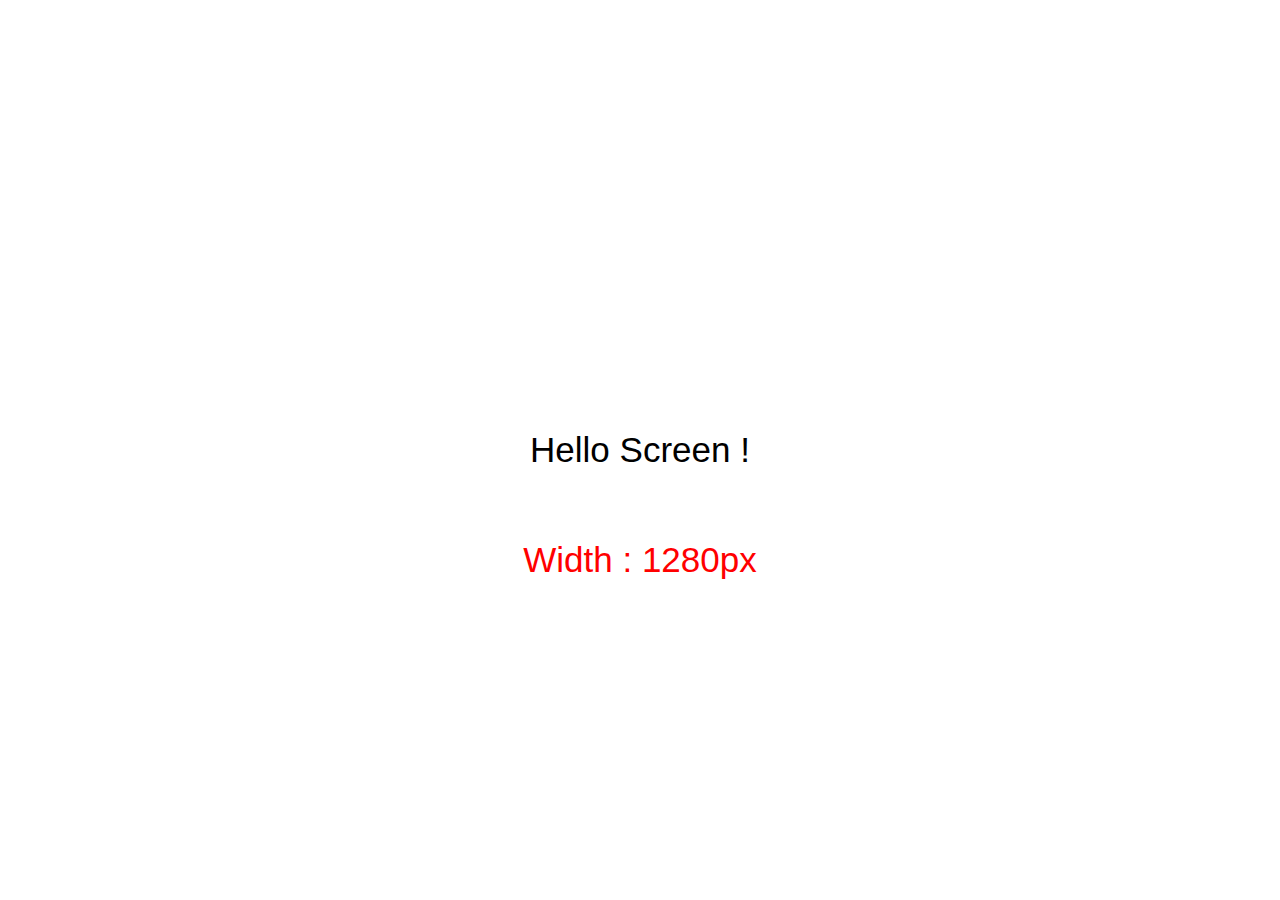
<file: index.html>
<!DOCTYPE html>
<html lang="en">
<head>
    <meta charset="UTF-8">
    <meta name="viewport" content="width=device-width, initial-scale=1.0">
    <link rel="stylesheet" href="style.css">
    <title>Media Query Practice</title>
</head>
<body>
    <div class="container">
        <div class="text">Hello Screen !</div>
    </div>

    <div id="size"></div>
</body>
<script src="main.js"></script>
</html>
</file>
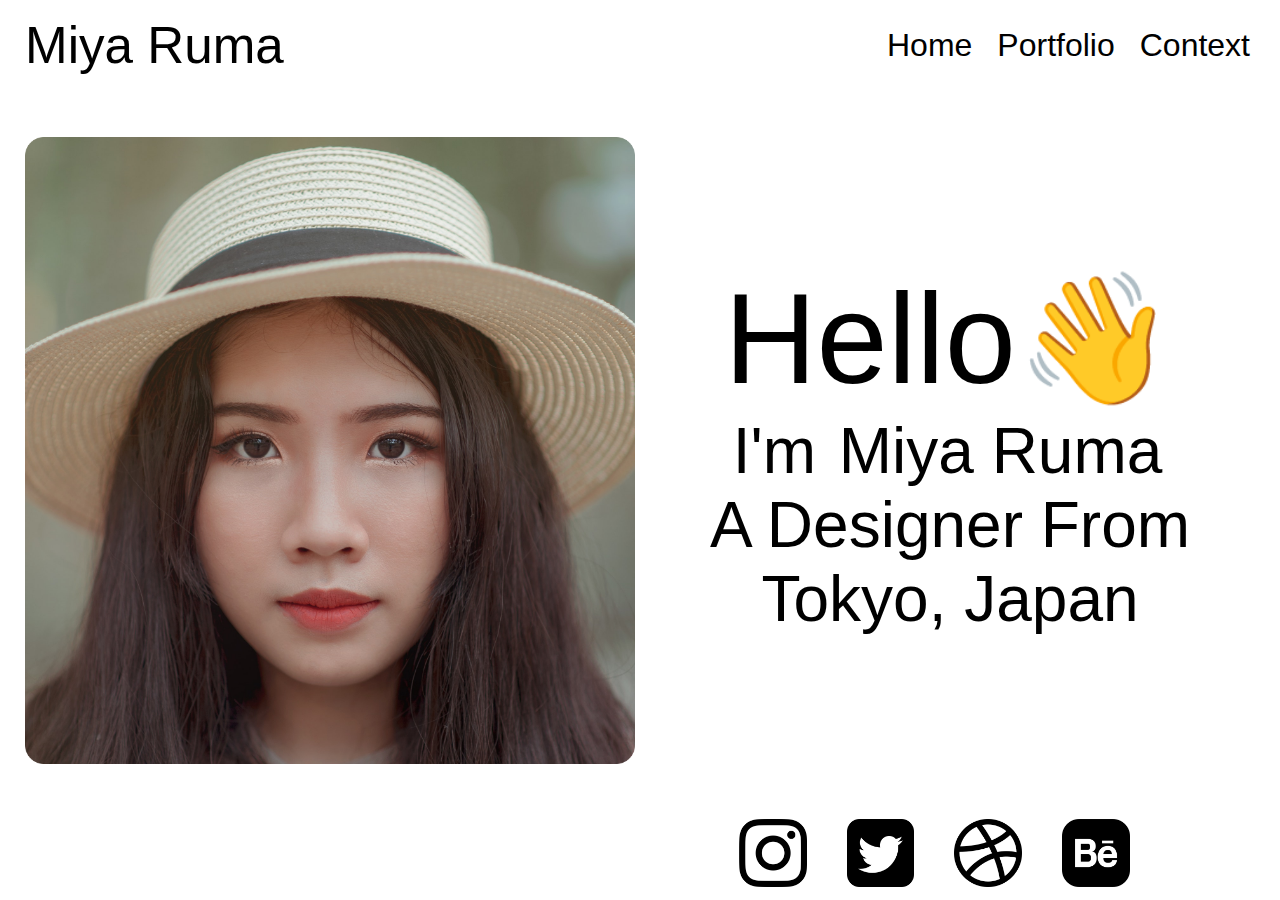
<file: Proyecto2/index.html>
<!DOCTYPE html>
<html lang="en">

<head>
    <meta charset="UTF-8">
    <meta name="viewport" content="width=device-width, initial-scale=1.0">
    <link rel="stylesheet" href="style.css">
    <title>Media Query Practice</title>
</head>

<body>
    <div class="container">
        <div class="header">
            <div class="header__logo">Miya Ruma</div>
            <div class="header__menu">
                <div class="header__menu-1">Home</div>
                <div class="header__menu-2">Portfolio</div>
                <div class="header__menu-3">Context</div> 
            </div> 
        </div>  
        <div class="main">
            <div class="main__image"></div>
            <div class="main__text">
                <div class="main__text-1">Hello👋</div>
                <div class="main__text-2">I'm <span>Miya Ruma </span></div>
                <div class="main__text-3">A Designer From</div>
                <div class="main__text-4">Tokyo, Japan</div>
            </div>
        </div>
        <div class="footer">
            <div class="footer__instagram">
                <img src="../images/instagram.png" alt="">
            </div>
            <div class="footer__twitter">
                <img src="../images/twitter-sign.png" alt="">
            </div>
            <div class="footer__dribbble">
                <img src="../images/dribbble-logo.png" alt="">
            </div>
            <div class="footer__behance">
                <img src="../images/behance.png" alt="">
            </div>
        </div>
    </div>

    <!-- <div id="size"></div> -->
</body>
<script src="main.js"></script>

</html>
</file>
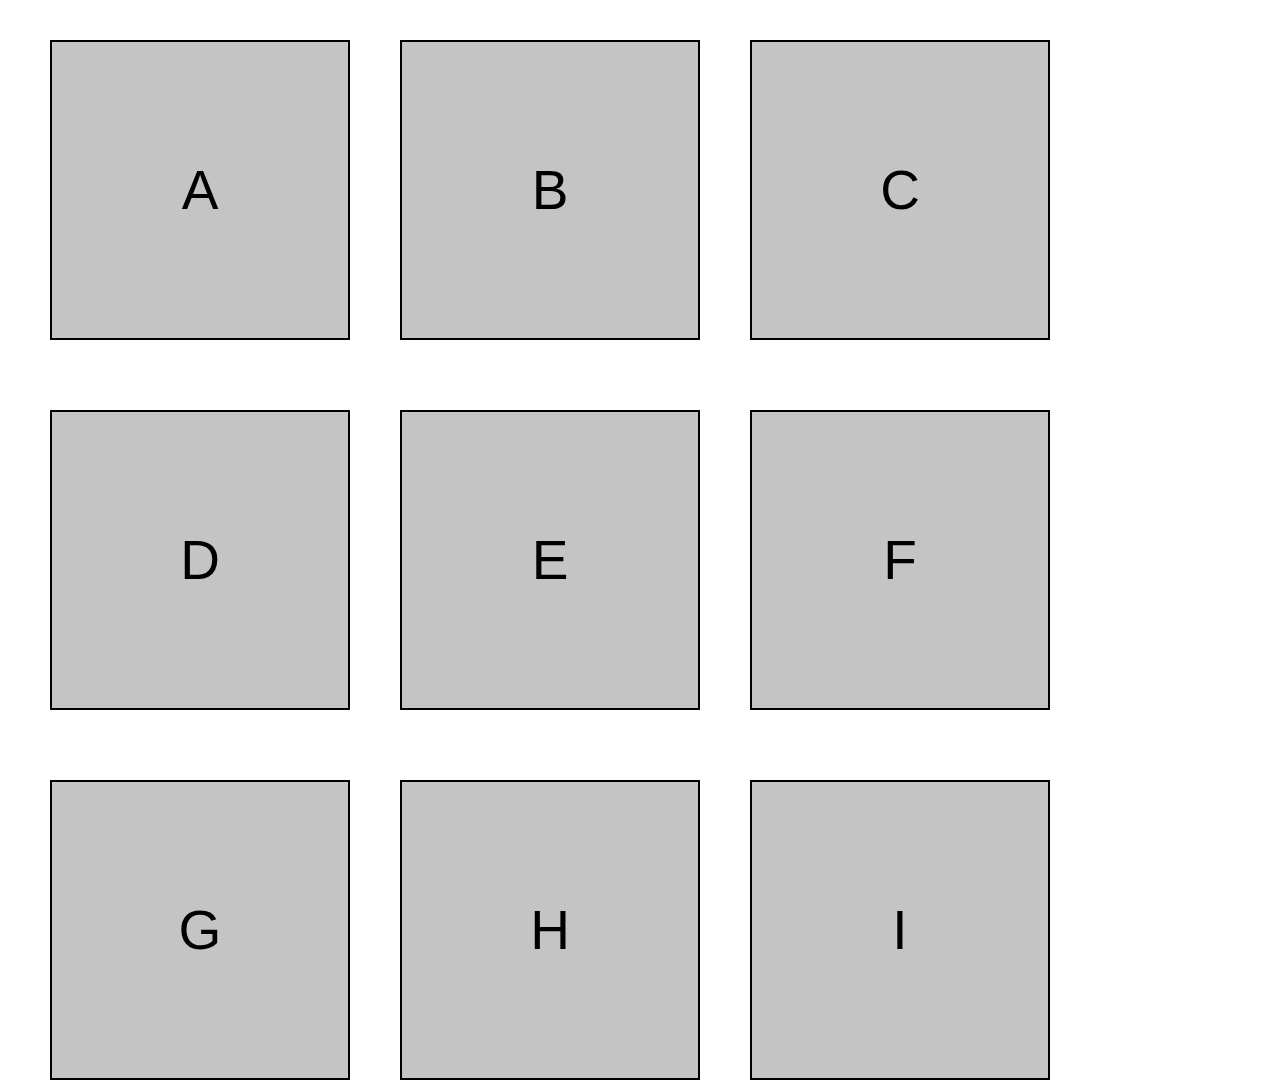
<file: Proyecto3/index.html>
<!DOCTYPE html>
<html lang="en">

<head>
    <meta charset="UTF-8">
    <meta name="viewport" content="width=device-width, initial-scale=1.0">
    <link rel="stylesheet" href="style.css">
    <title>Media Query Practice</title>
</head>

<body>
    <div class="container">
        <div class="row-1">
            <div class="box-1">A</div>
            <div class="box-2">B</div>
            <div class="box-3">C</div>
        </div>
        <div class="row-2">
            <div class="box-4">D</div>
            <div class="box-5">E</div>
            <div class="box-6">F</div>
        </div>
        <div class="row-3">
            <div class="box-7">G</div>
            <div class="box-8">H</div>
            <div class="box-9">I</div>
        </div>
    </div>
    <!-- <div id="size"></div> -->
</body>
<script src="main.js"></script>

</html>
</file>
<file: style.css>
* {
  margin: 0px;
  padding: 0px;
  box-sizing: border-box;
}
* body {
  font-family: sans-serif;
  font-size: 35px;
}

.container {
  height: 100vh;
  display: grid;
  place-content: center;
  background-color: white;
}

#size {
  position: absolute;
  top: 60%;
  left: 50%;
  transform: translateX(-50%);
  font-size: 35px;
  color: red;
}

@media (max-width: 1200px) {
  .container {
    background-color: #bee1e6;
  }
}
@media (max-width: 992px) {
  .container {
    background-color: #52b788;
  }
}
@media (max-width: 768px) {
  .container {
    background-color: #fff1e6;
  }
}
@media (max-width: 576px) {
  .container {
    background-color: #cbb4db;
  }
}/*# sourceMappingURL=style.css.map */
</file>
<file: Proyecto2/style.css>
* {
  margin: 0px 5px;
  padding: 0px;
  box-sizing: border-box;
}
* body {
  font-family: sans-serif;
}

#size {
  position: absolute;
  top: 60%;
  left: 50%;
  transform: translateX(-50%);
  font-size: 35px;
  color: red;
}

.container {
  height: 100vh;
}

.header {
  height: 10%;
  display: flex;
  flex-direction: row;
  justify-content: space-between;
  align-items: center;
}
.header__logo {
  font-size: 4vw;
}
.header__menu {
  display: flex;
  flex-direction: row;
  font-size: 2.5vw;
  gap: 15px;
}

.main {
  height: 80%;
  display: flex;
  flex-direction: row;
}
.main__image {
  background-image: url("../images/Portrait.png");
  background-size: contain;
  background-position: left center;
  background-repeat: no-repeat;
  width: 50%;
}
.main__text {
  width: 50%;
  display: flex;
  justify-content: center;
  align-items: center;
  flex-direction: column;
}
.main__text-1 {
  font-size: 10vw;
}
.main__text-2, .main__text-3, .main__text-4 {
  font-size: 5vw;
}

.footer {
  height: 10%;
  display: flex;
  flex-direction: row;
  align-items: center;
  justify-content: flex-end;
  gap: 20px;
  margin-right: 10%;
}
.footer [class^=footer__] img {
  width: 5.3vw;
}

@media (max-width: 650px) {
  .header {
    justify-content: center;
  }
  .header__logo {
    font-size: 40px;
  }
  .header__menu {
    display: none;
  }
  .main {
    flex-direction: column;
    justify-content: center;
    align-items: center;
  }
  .main__image {
    width: 200px;
    height: 200px;
    border-radius: 100%;
    background-size: 100%;
    background-position: center;
  }
  .main__text {
    width: 100%;
  }
  .main__text-1 {
    display: none;
  }
  .main__text-2, .main__text-3, .main__text-4 {
    font-size: 30px;
  }
  .footer {
    justify-content: center;
    margin: 0px;
  }
  .footer [class^=footer__] img {
    width: 45px;
    height: 45px;
  }
}/*# sourceMappingURL=style.css.map */
</file>
<file: Proyecto3/style.css>
* {
  margin: 10px;
  padding: 0px;
  box-sizing: border-box;
}
* body {
  font-family: sans-serif;
  font-size: 55px;
}

.container {
  display: flex;
  flex-direction: column;
  height: 100vh;
  gap: 30px;
}

[class^=row-] {
  display: flex;
  flex-direction: row;
  gap: 30px;
}

[class^=box-] {
  background-color: #c4c4c4;
  border: 2px solid black;
  width: 33.3333333333vh;
  height: 33.3333333333vh;
  display: grid;
  place-items: center;
}

@media (max-width: 650px) {
  [class^=row-] {
    flex-direction: column;
  }
  [class^=box-] {
    width: 100%;
  }
}/*# sourceMappingURL=style.css.map */
</file>
